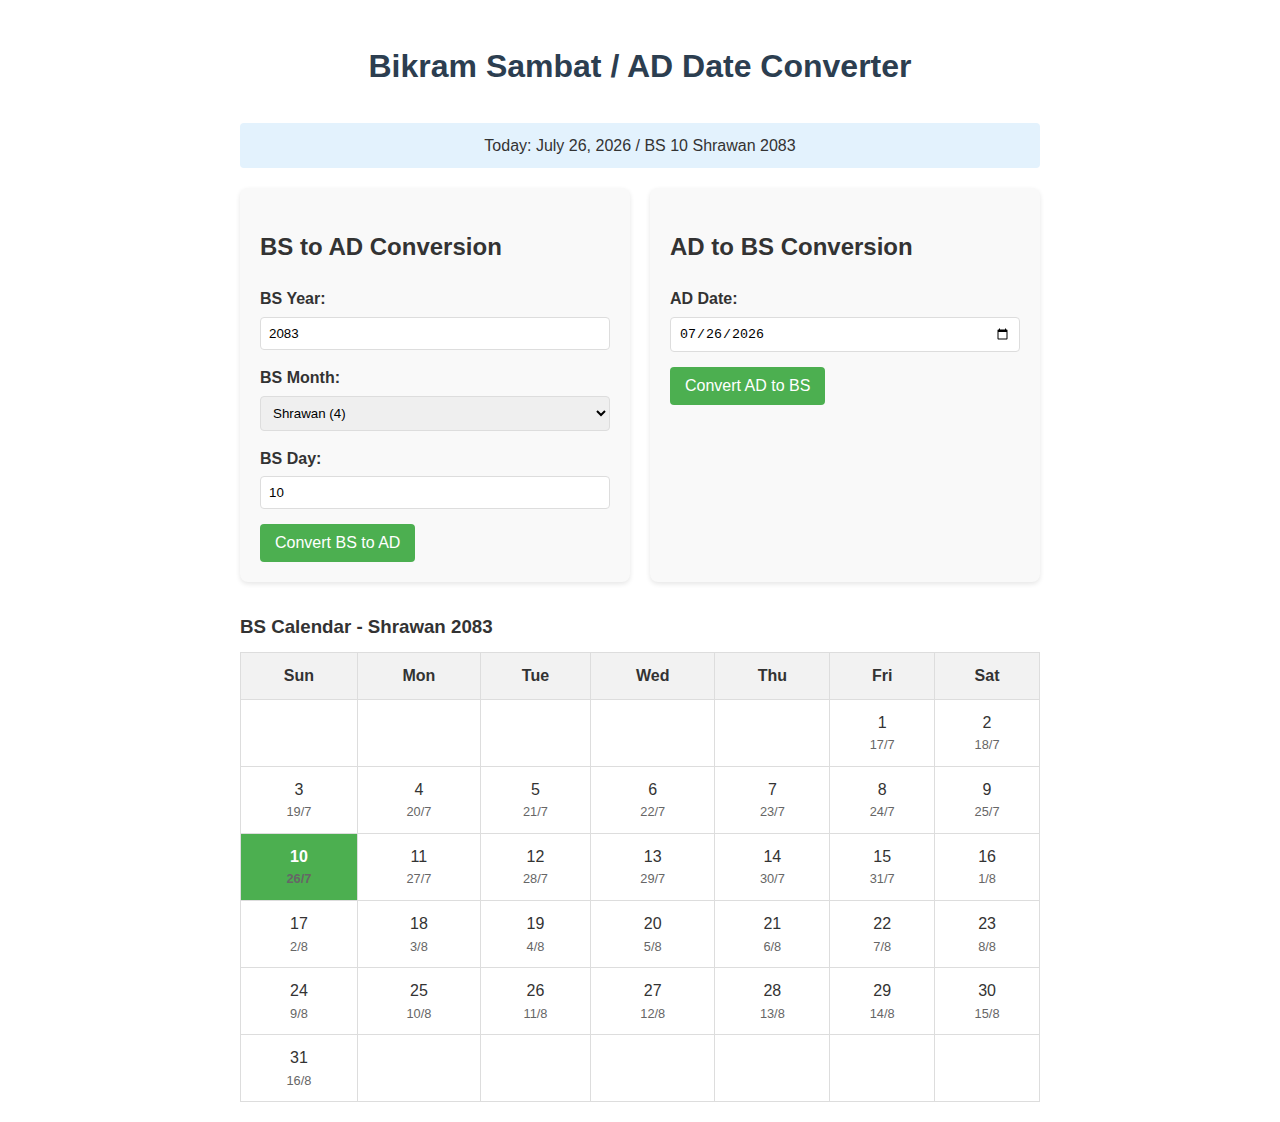
<file: index.html>
<!DOCTYPE html>
<html lang="en">
<head>
    <meta charset="UTF-8">
    <meta name="viewport" content="width=device-width, initial-scale=1.0">
    <title>Bikram Sambat / AD Date Converter</title>
    <link rel="stylesheet" href="styles.css">
</head>
<body>
    <h1>Bikram Sambat / AD Date Converter</h1>
    
    <div class="today-info" id="today-info">
        Loading today's date...
    </div>
    
    <div class="converter-container">
        <div class="converter-box">
            <h2>BS to AD Conversion</h2>

            <div class="form-group">
                <label for="bs-year">BS Year:</label>
                <input type="number" id="bs-year" min="2080" max="2082" value="2081">
            </div>
            <div class="form-group">
                <label for="bs-month">BS Month:</label>
                <select id="bs-month">
                    <option value="1">Baisakh (1)</option>
                    <option value="2">Jestha (2)</option>
                    <option value="3">Ashadh (3)</option>
                    <option value="4">Shrawan (4)</option>
                    <option value="5">Bhadra (5)</option>
                    <option value="6">Ashwin (6)</option>
                    <option value="7">Kartik (7)</option>
                    <option value="8">Mangsir (8)</option>
                    <option value="9">Poush (9)</option>
                    <option value="10">Magh (10)</option>
                    <option value="11">Falgun (11)</option>
                    <option value="12">Chaitra (12)</option>
                </select>
            </div>
            <div class="form-group">
                <label for="bs-day">BS Day:</label>
                <input type="number" id="bs-day" min="1" max="32" value="1">
            </div>

            

            <button onclick="convertBStoAD()">Convert BS to AD</button>
            <div id="bs-to-ad-result" class="result" style="display: none;"></div>
        </div>
        
        <div class="converter-box">
            <h2>AD to BS Conversion</h2>
            <div class="form-group">
                <label for="ad-date">AD Date:</label>
                <input type="date" id="ad-date">
            </div>
            <button onclick="convertADtoBS()">Convert AD to BS</button>
            <div id="ad-to-bs-result" class="result" style="display: none;"></div>
        </div>
    </div>
    
    <div class="calendar" id="bs-calendar">
        <h3 id="calendar-title">BS Calendar</h3>
        <table id="calendar-table">
            <thead>
                <tr>
                    <th>Sun</th>
                    <th>Mon</th>
                    <th>Tue</th>
                    <th>Wed</th>
                    <th>Thu</th>
                    <th>Fri</th>
                    <th>Sat</th>
                </tr>
            </thead>
            <tbody id="calendar-body">
                <!-- Calendar will be generated here -->
            </tbody>
        </table>
    </div>
    
    <script src="script.js"></script>
</body>
</html>
</file>
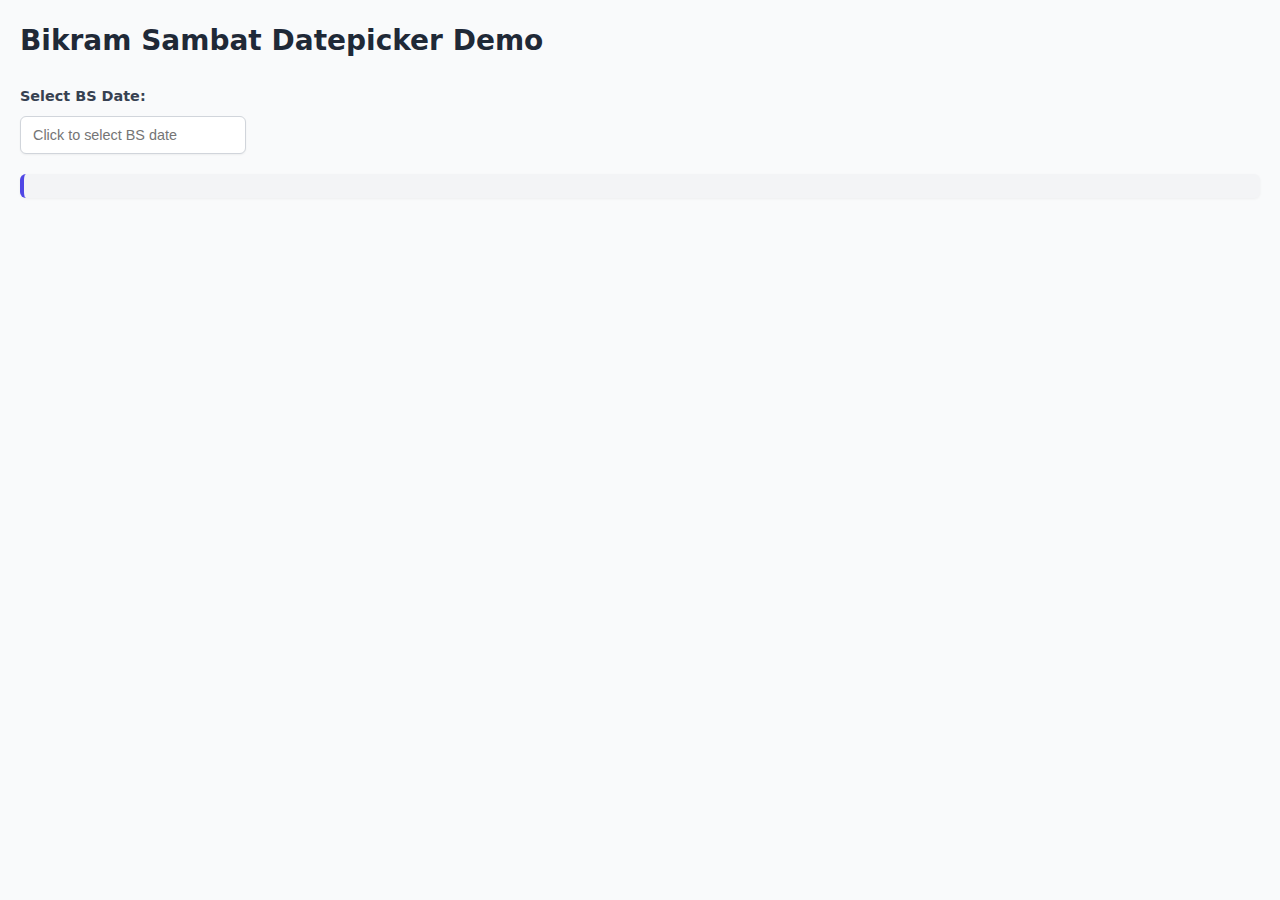
<file: datepicker/index.html>
<!DOCTYPE html>
<html lang="en">
<head>
    <meta charset="UTF-8">
    <meta name="viewport" content="width=device-width, initial-scale=1.0">
    <title>BS Datepicker Demo</title>
    <link rel="stylesheet" href="datepicker.css">
</head>
<body>
    <h1>Bikram Sambat Datepicker Demo</h1>
    
    <div class="form-group">
        <label for="bs-datepicker">Select BS Date:</label>
        <input type="text" id="bs-datepicker" readonly placeholder="Click to select BS date">
    </div>
    
    <div id="selected-date" class="result"></div>
    
    <!-- Include both scripts -->
    <script src="bs-date-utils.js"></script>
    <script src="bs-datepicker.js"></script>
    <script>
        document.addEventListener('DOMContentLoaded', () => {
            initializeBSDatepicker('bs-datepicker', (bsDate) => {
                document.getElementById('selected-date').innerText = 
                    `Selected: BS ${bsDate.bs_day} ${bsMonthNames[bsDate.bs_month-1]} ${bsDate.bs_year} / ` +
                    `AD ${bsDate.adDate.toLocaleDateString('en-US', { 
                        year: 'numeric', 
                        month: 'long', 
                        day: 'numeric'
                    })}`;
            });
        });
    </script>
</body>
</html>
</file>
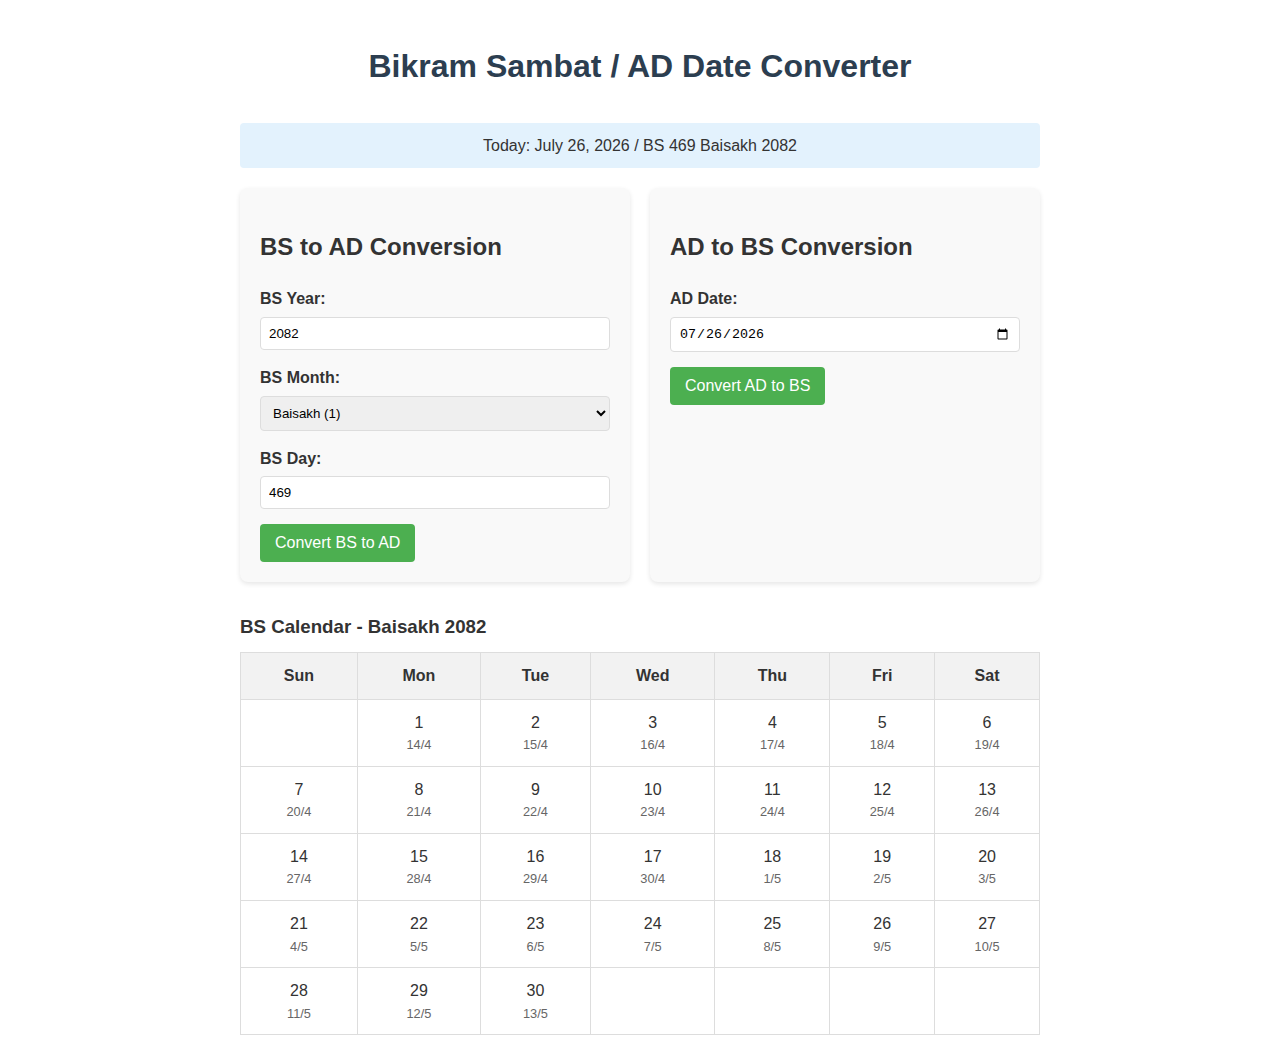
<file: bsad_calender.html>
<!DOCTYPE html>
<html lang="en">
<head>
    <meta charset="UTF-8">
    <meta name="viewport" content="width=device-width, initial-scale=1.0">
    <title>Bikram Sambat / AD Date Converter</title>
    <style>
        body {
            font-family: -apple-system, BlinkMacSystemFont, 'Segoe UI', Roboto, Oxygen, Ubuntu, Cantarell, 'Open Sans', 'Helvetica Neue', sans-serif;
            line-height: 1.6;
            color: #333;
            max-width: 800px;
            margin: 0 auto;
            padding: 20px;
        }
        h1 {
            color: #2c3e50;
            text-align: center;
            margin-bottom: 30px;
        }
        .converter-container {
            display: flex;
            flex-wrap: wrap;
            gap: 20px;
            justify-content: space-between;
        }
        .converter-box {
            flex: 1;
            min-width: 300px;
            background-color: #f9f9f9;
            border-radius: 8px;
            padding: 20px;
            box-shadow: 0 2px 5px rgba(0,0,0,0.1);
        }
        .form-group {
            margin-bottom: 15px;
        }
        label {
            display: block;
            margin-bottom: 5px;
            font-weight: 600;
        }
        input, select {
            width: 100%;
            padding: 8px;
            border: 1px solid #ddd;
            border-radius: 4px;
            box-sizing: border-box;
        }
        button {
            background-color: #4CAF50;
            color: white;
            border: none;
            padding: 10px 15px;
            border-radius: 4px;
            cursor: pointer;
            font-size: 16px;
        }
        button:hover {
            background-color: #45a049;
        }
        .result {
            margin-top: 20px;
            padding: 15px;
            background-color: #e8f5e9;
            border-radius: 4px;
            font-weight: 500;
        }
        .today-info {
            text-align: center;
            margin: 20px 0;
            padding: 10px;
            background-color: #e3f2fd;
            border-radius: 4px;
        }
        .calendar {
            margin-top: 30px;
        }
        .calendar h3 {
            margin-bottom: 10px;
        }
        table {
            width: 100%;
            border-collapse: collapse;
            margin-top: 10px;
        }
        th, td {
            padding: 10px;
            text-align: center;
            border: 1px solid #ddd;
        }
        th {
            background-color: #f2f2f2;
        }
        .current-day {
            background-color: #4CAF50;
            color: white;
            font-weight: bold;
        }
        .other-month {
            color: #aaa;
        }
    </style>
</head>
<body>
    <h1>Bikram Sambat / AD Date Converter</h1>
    
    <div class="today-info" id="today-info">
        Loading today's date...
    </div>
    
    <div class="converter-container">
        <div class="converter-box">
            <h2>BS to AD Conversion</h2>
            <div class="form-group">
                <label for="bs-year">BS Year:</label>
                <input type="number" id="bs-year" min="2080" max="2082" value="2081">
            </div>
            <div class="form-group">
                <label for="bs-month">BS Month:</label>
                <select id="bs-month">
                    <option value="1">Baisakh (1)</option>
                    <option value="2">Jestha (2)</option>
                    <option value="3">Ashadh (3)</option>
                    <option value="4">Shrawan (4)</option>
                    <option value="5">Bhadra (5)</option>
                    <option value="6">Ashwin (6)</option>
                    <option value="7">Kartik (7)</option>
                    <option value="8">Mangsir (8)</option>
                    <option value="9">Poush (9)</option>
                    <option value="10">Magh (10)</option>
                    <option value="11">Falgun (11)</option>
                    <option value="12">Chaitra (12)</option>
                </select>
            </div>
            <div class="form-group">
                <label for="bs-day">BS Day:</label>
                <input type="number" id="bs-day" min="1" max="32" value="1">
            </div>
            <button onclick="convertBStoAD()">Convert BS to AD</button>
            <div id="bs-to-ad-result" class="result" style="display: none;"></div>
        </div>
        
        <div class="converter-box">
            <h2>AD to BS Conversion</h2>
            <div class="form-group">
                <label for="ad-date">AD Date:</label>
                <input type="date" id="ad-date">
            </div>
            <button onclick="convertADtoBS()">Convert AD to BS</button>
            <div id="ad-to-bs-result" class="result" style="display: none;"></div>
        </div>
    </div>
    
    <div class="calendar" id="bs-calendar">
        <h3 id="calendar-title">BS Calendar</h3>
        <table id="calendar-table">
            <thead>
                <tr>
                    <th>Sun</th>
                    <th>Mon</th>
                    <th>Tue</th>
                    <th>Wed</th>
                    <th>Thu</th>
                    <th>Fri</th>
                    <th>Sat</th>
                </tr>
            </thead>
            <tbody id="calendar-body">
                <!-- Calendar will be generated here -->
            </tbody>
        </table>
    </div>
    
    <script>
        // Mapping data for BS to AD conversion (similar to your database data)
        const bsadMapping = [
            { id: 1, bs_month: 1, bs_year: 2081, ad_month_start: new Date(2024, 3, 13) }, // April 13, 2024
            { id: 2, bs_month: 2, bs_year: 2081, ad_month_start: new Date(2024, 4, 14) }, // May 14, 2024
            { id: 3, bs_month: 3, bs_year: 2081, ad_month_start: new Date(2024, 5, 15) }, // June 15, 2024
            { id: 4, bs_month: 4, bs_year: 2081, ad_month_start: new Date(2024, 6, 16) }, // July 16, 2024
            { id: 5, bs_month: 5, bs_year: 2081, ad_month_start: new Date(2024, 7, 17) }, // August 17, 2024
            { id: 6, bs_month: 6, bs_year: 2081, ad_month_start: new Date(2024, 8, 17) }, // September 17, 2024
            { id: 7, bs_month: 7, bs_year: 2081, ad_month_start: new Date(2024, 9, 17) }, // October 17, 2024
            { id: 8, bs_month: 8, bs_year: 2081, ad_month_start: new Date(2024, 10, 16) }, // November 16, 2024
            { id: 9, bs_month: 9, bs_year: 2081, ad_month_start: new Date(2024, 11, 16) }, // December 16, 2024
            { id: 10, bs_month: 10, bs_year: 2081, ad_month_start: new Date(2025, 0, 14) }, // January 14, 2025
            { id: 11, bs_month: 11, bs_year: 2081, ad_month_start: new Date(2025, 1, 13) }, // February 13, 2025
            { id: 12, bs_month: 12, bs_year: 2081, ad_month_start: new Date(2025, 2, 14) }, // March 14, 2025
            // Add future dates as needed
            { id: 13, bs_month: 1, bs_year: 2082, ad_month_start: new Date(2025, 3, 14) }  // April 14, 2025
        ];

        // Nepali month names
        const bsMonthNames = [
            "Baisakh", "Jestha", "Ashadh", "Shrawan", "Bhadra", "Ashwin",
            "Kartik", "Mangsir", "Poush", "Magh", "Falgun", "Chaitra"
        ];

        // Initialize the page
        window.onload = function() {
            setDefaultDates();
            updateTodayInfo();
            renderBSCalendar();
        };

        function setDefaultDates() {
            const today = new Date();
            document.getElementById('ad-date').valueAsDate = today;
            
            // Set the BS date selector to the current date in BS
            const bsDate = adToBS(today);
            if (bsDate) {
                document.getElementById('bs-year').value = bsDate.bs_year;
                document.getElementById('bs-month').value = bsDate.bs_month;
                document.getElementById('bs-day').value = bsDate.bs_day;
            }
        }

        function updateTodayInfo() {
            const today = new Date();
            const formattedAD = today.toLocaleDateString('en-US', { 
                year: 'numeric', 
                month: 'long', 
                day: 'numeric' 
            });
            
            const bsDate = adToBS(today);
            let todayInfo = `Today: ${formattedAD}`;
            
            if (bsDate) {
                todayInfo += ` / BS ${bsDate.bs_day} ${bsMonthNames[bsDate.bs_month-1]} ${bsDate.bs_year}`;
            }
            
            document.getElementById('today-info').innerText = todayInfo;
        }

        function getDaysInBSMonth(bs_month, bs_year) {
            const mapping = bsadMapping.find(m => m.bs_month === bs_month && m.bs_year === bs_year);
            if (!mapping) return null;
            
            // Find the next month's mapping
            const nextMonth = bs_month % 12 + 1;
            const nextYear = bs_month < 12 ? bs_year : bs_year + 1;
            const nextMapping = bsadMapping.find(m => m.bs_month === nextMonth && m.bs_year === nextYear);
            
            if (nextMapping) {
                // Calculate the difference in days
                const diffTime = nextMapping.ad_month_start - mapping.ad_month_start;
                return Math.floor(diffTime / (1000 * 60 * 60 * 24));
            } else {
                // Default to 30 days if next month mapping isn't available
                return 30;
            }
        }

        function bsToAD(bs_year, bs_month, bs_day) {
            // Get the mapping for the requested BS date
            const mapping = bsadMapping.find(m => m.bs_month === bs_month && m.bs_year === bs_year);
            if (!mapping) return null;
            
            // Calculate the AD date
            const adDate = new Date(mapping.ad_month_start);
            adDate.setDate(adDate.getDate() + bs_day - 1);
            return adDate;
        }

        function adToBS(adDate) {
            // Find the latest mapping where ad_month_start is before or equal to the given date
            const mappingArray = [...bsadMapping];
            mappingArray.sort((a, b) => b.ad_month_start - a.ad_month_start);
            
            const mapping = mappingArray.find(m => m.ad_month_start <= adDate);
            if (!mapping) return null;
            
            // Calculate the BS day
            const diffTime = adDate - mapping.ad_month_start;
            const bs_day = Math.floor(diffTime / (1000 * 60 * 60 * 24)) + 1;
            
            return {
                bs_day: bs_day,
                bs_month: mapping.bs_month,
                bs_year: mapping.bs_year
            };
        }

        function getADDateRangeForBSMonth(bs_year, bs_month) {
            const mapping = bsadMapping.find(m => m.bs_month === bs_month && m.bs_year === bs_year);
            if (!mapping) return { start: null, end: null };
            
            const start = new Date(mapping.ad_month_start);
            
            // Find the next month's mapping
            const nextMonth = bs_month % 12 + 1;
            const nextYear = bs_month < 12 ? bs_year : bs_year + 1;
            const nextMapping = bsadMapping.find(m => m.bs_month === nextMonth && m.bs_year === nextYear);
            
            let end;
            if (nextMapping) {
                end = new Date(nextMapping.ad_month_start);
                end.setDate(end.getDate() - 1);
            } else {
                // Default to 30 days if next month mapping isn't available
                end = new Date(start);
                end.setDate(end.getDate() + 29);
            }
            
            return { start, end };
        }

        function convertBStoAD() {
            const bs_year = parseInt(document.getElementById('bs-year').value);
            const bs_month = parseInt(document.getElementById('bs-month').value);
            const bs_day = parseInt(document.getElementById('bs-day').value);
            
            // Validate input
            const daysInMonth = getDaysInBSMonth(bs_month, bs_year);
            if (bs_day < 1 || bs_day > daysInMonth) {
                document.getElementById('bs-to-ad-result').innerText = `Invalid day. ${bsMonthNames[bs_month-1]} ${bs_year} has ${daysInMonth} days.`;
                document.getElementById('bs-to-ad-result').style.display = 'block';
                return;
            }
            
            const adDate = bsToAD(bs_year, bs_month, bs_day);
            if (adDate) {
                const formattedDate = adDate.toLocaleDateString('en-US', { 
                    year: 'numeric', 
                    month: 'long', 
                    day: 'numeric',
                    weekday: 'long'
                });
                document.getElementById('bs-to-ad-result').innerText = `BS ${bs_day} ${bsMonthNames[bs_month-1]} ${bs_year} = ${formattedDate}`;
                document.getElementById('bs-to-ad-result').innerText = `BS ${bs_day} ${bsMonthNames[bs_month-1]} ${bs_year} = ${formattedDate}`;
                document.getElementById('bs-to-ad-result').style.display = 'block';
            } else {
                document.getElementById('bs-to-ad-result').innerText = "Conversion failed. Please check your input.";
                document.getElementById('bs-to-ad-result').style.display = 'block';
            }
        }

        function convertADtoBS() {
            const adDateInput = document.getElementById('ad-date').value;
            if (!adDateInput) {
                document.getElementById('ad-to-bs-result').innerText = "Please select a date.";
                document.getElementById('ad-to-bs-result').style.display = 'block';
                return;
            }
            
            const adDate = new Date(adDateInput);
            const bsDate = adToBS(adDate);
            
            if (bsDate) {
                const formattedDate = `BS ${bsDate.bs_day} ${bsMonthNames[bsDate.bs_month-1]} ${bsDate.bs_year}`;
                document.getElementById('ad-to-bs-result').innerText = `${adDate.toLocaleDateString('en-US', { 
                    year: 'numeric', 
                    month: 'long', 
                    day: 'numeric',
                    weekday: 'long'
                })} = ${formattedDate}`;
                document.getElementById('ad-to-bs-result').style.display = 'block';
            } else {
                document.getElementById('ad-to-bs-result').innerText = "Conversion failed. Date may be out of supported range.";
                document.getElementById('ad-to-bs-result').style.display = 'block';
            }
        }

        function renderBSCalendar() {
            // Get current BS date
            const today = new Date();
            const currentBSDate = adToBS(today);
            
            if (!currentBSDate) return;
            
            const bs_year = currentBSDate.bs_year;
            const bs_month = currentBSDate.bs_month;
            
            // Update calendar title
            document.getElementById('calendar-title').innerText = `BS Calendar - ${bsMonthNames[bs_month-1]} ${bs_year}`;
            
            // Get date range for this BS month
            const dateRange = getADDateRangeForBSMonth(bs_year, bs_month);
            if (!dateRange.start || !dateRange.end) return;
            
            const startDate = dateRange.start;
            const daysInMonth = getDaysInBSMonth(bs_month, bs_year);
            
            // Get the day of week the month starts on (0 = Sunday, 6 = Saturday)
            const startDay = startDate.getDay();
            
            // Create calendar grid
            let calendarHTML = '';
            let dayCount = 1;
            
            // Create rows for the calendar
            for (let i = 0; i < 6; i++) {
                if (dayCount > daysInMonth) break;
                
                calendarHTML += '<tr>';
                
                // Create cells for each day
                for (let j = 0; j < 7; j++) {
                    if ((i === 0 && j < startDay) || dayCount > daysInMonth) {
                        // Empty cell
                        calendarHTML += '<td class="other-month"></td>';
                    } else {
                        const isCurrentDay = dayCount === currentBSDate.bs_day;
                        const cellClass = isCurrentDay ? 'current-day' : '';
                        
                        // Calculate the corresponding AD date
                        const adDate = bsToAD(bs_year, bs_month, dayCount);
                        const adDayMonth = adDate ? adDate.getDate() + '/' + (adDate.getMonth() + 1) : '';
                        
                        calendarHTML += `<td class="${cellClass}">
                            <div>${dayCount}</div>
                            <div style="font-size: 0.8em; color: #666;">${adDayMonth}</div>
                        </td>`;
                        
                        dayCount++;
                    }
                }
                
                calendarHTML += '</tr>';
            }
            
            document.getElementById('calendar-body').innerHTML = calendarHTML;
        }

        // Event listeners for changing calendar month
        document.getElementById('bs-month').addEventListener('change', function() {
            const bs_year = parseInt(document.getElementById('bs-year').value);
            const bs_month = parseInt(this.value);
            updateCalendar(bs_year, bs_month);
        });

        document.getElementById('bs-year').addEventListener('change', function() {
            const bs_year = parseInt(this.value);
            const bs_month = parseInt(document.getElementById('bs-month').value);
            updateCalendar(bs_year, bs_month);
        });

        function updateCalendar(bs_year, bs_month) {
            // Update calendar title
            document.getElementById('calendar-title').innerText = `BS Calendar - ${bsMonthNames[bs_month-1]} ${bs_year}`;
            
            // Get date range for this BS month
            const dateRange = getADDateRangeForBSMonth(bs_year, bs_month);
            if (!dateRange.start || !dateRange.end) return;
            
            const startDate = dateRange.start;
            const daysInMonth = getDaysInBSMonth(bs_month, bs_year);
            
            // Get the day of week the month starts on (0 = Sunday, 6 = Saturday)
            const startDay = startDate.getDay();
            
            // Create calendar grid
            let calendarHTML = '';
            let dayCount = 1;
            
            // Get current BS date for highlighting current day
            const today = new Date();
            const currentBSDate = adToBS(today);
            const isCurrentMonth = currentBSDate && currentBSDate.bs_month === bs_month && currentBSDate.bs_year === bs_year;
            
            // Create rows for the calendar
            for (let i = 0; i < 6; i++) {
                if (dayCount > daysInMonth) break;
                
                calendarHTML += '<tr>';
                
                // Create cells for each day
                for (let j = 0; j < 7; j++) {
                    if ((i === 0 && j < startDay) || dayCount > daysInMonth) {
                        // Empty cell
                        calendarHTML += '<td class="other-month"></td>';
                    } else {
                        const isCurrentDay = isCurrentMonth && dayCount === currentBSDate.bs_day;
                        const cellClass = isCurrentDay ? 'current-day' : '';
                        
                        // Calculate the corresponding AD date
                        const adDate = bsToAD(bs_year, bs_month, dayCount);
                        const adDayMonth = adDate ? adDate.getDate() + '/' + (adDate.getMonth() + 1) : '';
                        
                        calendarHTML += `<td class="${cellClass}">
                            <div>${dayCount}</div>
                            <div style="font-size: 0.8em; color: #666;">${adDayMonth}</div>
                        </td>`;
                        
                        dayCount++;
                    }
                }
                
                calendarHTML += '</tr>';
            }
            
            document.getElementById('calendar-body').innerHTML = calendarHTML;
        }
    </script>
</body>
</html>
</file>
<file: styles.css>
body {
    font-family: -apple-system, BlinkMacSystemFont, 'Segoe UI', Roboto, Oxygen, Ubuntu, Cantarell, 'Open Sans', 'Helvetica Neue', sans-serif;
    line-height: 1.6;
    color: #333;
    max-width: 800px;
    margin: 0 auto;
    padding: 20px;
}

h1 {
    color: #2c3e50;
    text-align: center;
    margin-bottom: 30px;
}

.converter-container {
    display: flex;
    flex-wrap: wrap;
    gap: 20px;
    justify-content: space-between;
}

.converter-box {
    flex: 1;
    min-width: 300px;
    background-color: #f9f9f9;
    border-radius: 8px;
    padding: 20px;
    box-shadow: 0 2px 5px rgba(0,0,0,0.1);
}

.form-group {
    margin-bottom: 15px;
}

label {
    display: block;
    margin-bottom: 5px;
    font-weight: 600;
}

input, select {
    width: 100%;
    padding: 8px;
    border: 1px solid #ddd;
    border-radius: 4px;
    box-sizing: border-box;
}

button {
    background-color: #4CAF50;
    color: white;
    border: none;
    padding: 10px 15px;
    border-radius: 4px;
    cursor: pointer;
    font-size: 16px;
}

button:hover {
    background-color: #45a049;
}

.result {
    margin-top: 20px;
    padding: 15px;
    background-color: #e8f5e9;
    border-radius: 4px;
    font-weight: 500;
}

.today-info {
    text-align: center;
    margin: 20px 0;
    padding: 10px;
    background-color: #e3f2fd;
    border-radius: 4px;
}

.calendar {
    margin-top: 30px;
}

.calendar h3 {
    margin-bottom: 10px;
}

table {
    width: 100%;
    border-collapse: collapse;
    margin-top: 10px;
}

th, td {
    padding: 10px;
    text-align: center;
    border: 1px solid #ddd;
}

th {
    background-color: #f2f2f2;
}

.current-day {
    background-color: #4CAF50;
    color: white;
    font-weight: bold;
}

.other-month {
    color: #aaa;
}
</file>
<file: datepicker/datepicker.css>
/* Base styles */
body {
  font-family: 'Inter', system-ui, -apple-system, BlinkMacSystemFont, sans-serif;
  margin: 20px;
  color: #333;
  line-height: 1.5;
  background-color: #f9fafb;
}

/* Form elements */
h1 {
  color: #1f2937;
  margin-bottom: 24px;
  font-weight: 700;
  font-size: 1.75rem;
}

.form-group {
  margin-bottom: 20px;
}

label {
  display: block;
  margin-bottom: 8px;
  font-weight: 600;
  color: #374151;
  font-size: 0.9rem;
}

input[type="text"] {
  padding: 10px 12px;
  border: 1px solid #d1d5db;
  border-radius: 6px;
  width: 200px;
  cursor: pointer;
  font-size: 0.9rem;
  transition: all 0.2s ease;
  box-shadow: 0 1px 2px rgba(0,0,0,0.05);
}

input[type="text"]:hover {
  border-color: #9ca3af;
}

input[type="text"]:focus {
  outline: none;
  border-color: #4f46e5;
  box-shadow: 0 0 0 3px rgba(79, 70, 229, 0.1);
}

.result {
  margin-top: 20px;
  padding: 12px 16px;
  background-color: #f3f4f6;
  border-radius: 6px;
  border-left: 4px solid #4f46e5;
  font-size: 0.9rem;
  color: #4b5563;
  box-shadow: 0 1px 3px rgba(0,0,0,0.05);
}

/* Datepicker container */
.bs-datepicker {
  position: absolute;
  background: white;
  border: 1px solid #e5e7eb;
  border-radius: 8px;
  box-shadow: 0 4px 12px rgba(0,0,0,0.08), 0 0 1px rgba(0,0,0,0.1);
  z-index: 1000;
  width: 200px;
  height: 270px;
  padding: 1px;
  overflow: hidden;
  animation: fadeIn 0.2s ease;
}

@keyframes fadeIn {
  from { opacity: 0; transform: translateY(4px); }
  to { opacity: 1; transform: translateY(0); }
}

/* Header styles */
.datepicker-header {
  display: flex;
  justify-content: space-between;
  align-items: center;
  padding: 4px 2px;
  border-bottom: 1px solid #f3f4f6;
}

.toggle-view {
  display: flex;
  align-items: center;
  justify-content: space-between;
  border: none;
  background: transparent;
  padding: 4px 1px;
  width: 96px;
  height: 28px;
  border-radius: 4px;
  cursor: pointer;
  transition: background-color 0.15s ease;
}

.toggle-view:hover {
  background-color: #b7e1cd;
}

.month-year-text {
  font-weight: 600;
  font-size: 12px;
  color: #1f2937;
}

.dropdown-icon {
  position: relative;
  width: 10px;
  height: 20px;
}

.dropdown-icon::after {
  content: attr(data-symbol);
  position: absolute;
  top: 55%;
  left: 50%;
  transform: translate(-50%, -50%);
  font-size: 14px;
  color: #6b7280;
}

.navigation-controls {
  display: flex;
  gap: 2px;
}

.nav-button {
  background-color: transparent;
  border: none;
  display: flex;
  align-items: center;
  justify-content: center;
  width: 24px;
  height: 24px;
  border-radius: 4px;
  color: #6b7280;
  position: relative;
  cursor: pointer;
  transition: all 0.15s ease;
}

.nav-button::after {
  content: attr(data-symbol);
  position: absolute;
  top: 50%;
  left: 50%;
  transform: translate(-50%, -50%);
  font-size: 16px;
}

.nav-button:hover {
  background-color: #b7e1cd;
  color: #4f46e5;
}

/* Calendar view */
.view-container {
  height: calc(100% - 60px);
}

.calendar-view, .year-month-view {
  height: 100%;
}

.year-month-view {
  overflow-y: auto;
  scrollbar-width: thin;
}

.year-month-view::-webkit-scrollbar {
  width: 4px;
}

.year-month-view::-webkit-scrollbar-thumb {
  background-color: #d1d5db;
  border-radius: 4px;
}

/* Table styles */
.datepicker-table {
  border-collapse: separate;
  border-spacing: 0;
  width: 100%;
  height: 100%;
}

.datepicker-table thead {
  background-color: #f9fafb;
}

.datepicker-table th {
  font-weight: 500;
  font-size: 10px;
  color: #6b7280;
  padding: 4px 0;
  text-transform: uppercase;
}

.datepicker-table td {
  text-align: center;
  padding: 0;
  font-size: 11px;
  position: relative;
  width: 14.28%;
  height: 24px;
  cursor: pointer;
  color: #4b5563;
  transition: all 0.15s ease;
}

.datepicker-table td:not(.other-month)::after {
  content: '';
  position: absolute;
  top: 50%;
  left: 50%;
  transform: translate(-50%, -50%);
  width: 24px;
  height: 24px;
  border-radius: 50%;
  z-index: -1;
  transition: all 0.15s ease;
}

.datepicker-table td:hover:not(.other-month)::after {
  background-color: #b7e1cd;
}

.datepicker-table td.current-day {
  color: white;
  font-weight: 600;
}

.datepicker-table td.current-day::after {
  background-color: #4caf50;
}

.other-month {
  color: #d1d5db !important;
  cursor: default;
}

/* Year/Month view */
.year-month-content {
  padding: 4px;
}

.year-item, .month-item {
  padding: 2px 4px;
  cursor: pointer;
  transition: background-color 0.15s ease;
  border-radius: 4px;
  margin: 1px 0;
  font-size: 12px;
}

.year-item {
  font-weight: 600;
  color: #374151;
  
}

.month-list {
  margin-top: 2px;
  margin-bottom: 4px;
  display: grid;
  grid-template-columns: repeat(3, 1fr);
}

.month-item {
  color: #4b5563;
  text-align: center;
}

.year-item:hover, .month-item:hover {
  background-color: #b7e1cd;
}


/* Add styles for the footer */
.datepicker-footer {
  display: flex;
  gap: 60px;
  justify-content: center;

}

.datepicker-footer button {
  padding: 4px 8px;
  font-size: 11px;
  font-weight: 500;
  border: none;
  background-color: transparent;
  cursor: pointer;
  color:#4caf50;
  border-radius: 4px;

}

.datepicker-footer button:hover {
  background-color: #b7e1cd;
}
</file>
